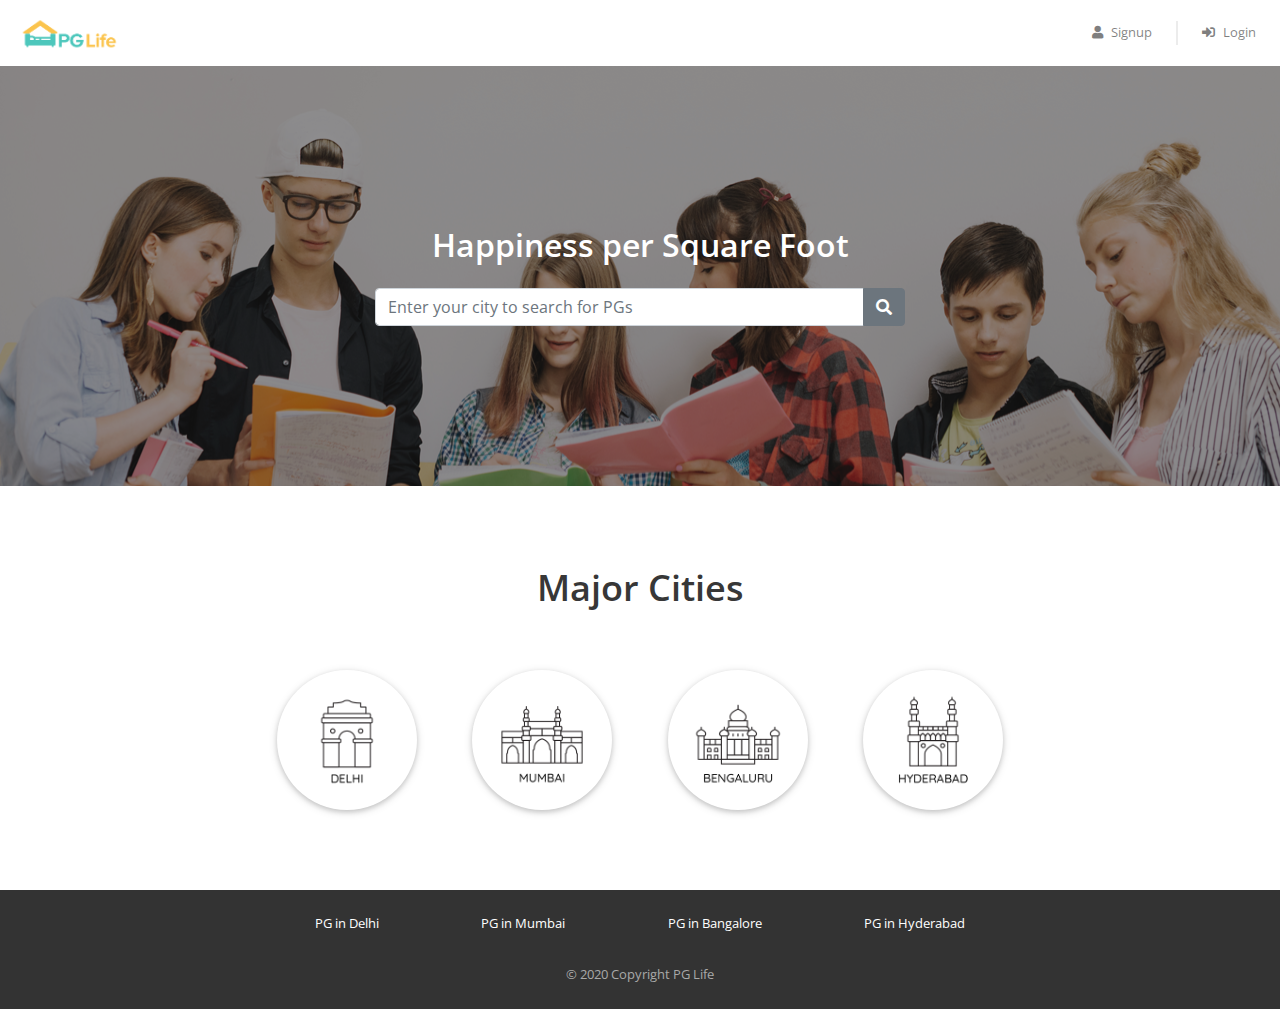
<file: index.html>
<!DOCTYPE html>
<html lang="en">

<head>
    <meta name="viewport" content="width=device-width, initial-scale=1">
    <title>Welcome | PG Life</title>

    <link href="css/bootstrap.min.css" rel="stylesheet" />
    <link href="https://use.fontawesome.com/releases/v5.11.2/css/all.css" rel="stylesheet" />
    <link href="https://fonts.googleapis.com/css2?family=Open+Sans:ital,wght@0,300;0,400;0,600;0,700;0,800;1,300;1,400;1,600;1,700;1,800&display=swap" rel="stylesheet" />
    <link href="css/common.css" rel="stylesheet" />
    <link href="css/home.css" rel="stylesheet" />
</head>

<body>
    <div class="header sticky-top">
        <nav class="navbar navbar-expand-md navbar-light">
            <a class="navbar-brand" href="index.html">
                <img src="img/logo.png" />
            </a>
            <button class="navbar-toggler" type="button" data-toggle="collapse" data-target="#my-navbar">
                <span class="navbar-toggler-icon"></span>
            </button>

            <div class="collapse navbar-collapse justify-content-end" id="my-navbar">
                <ul class="navbar-nav">
                    <li class="nav-item">
                        <a class="nav-link" href="#" data-toggle="modal" data-target="#signup-modal">
                            <i class="fas fa-user"></i>Signup
                        </a>
                    </li>
                    <div class="nav-vl"></div>
                    <li class="nav-item">
                        <a class="nav-link" href="#" data-toggle="modal" data-target="#login-modal">
                            <i class="fas fa-sign-in-alt"></i>Login
                        </a>
                    </li>
                </ul>
            </div>
        </nav>
    </div>

    <div id="loading">
    </div>

    <div class="banner-container">
        <h2 class="white pb-3">Happiness per Square Foot</h2>

        <form id="search-form">
            <div class="input-group city-search">
                <input type="text" class="form-control input-city" id='city' name='city' placeholder="Enter your city to search for PGs" />
                <div class="input-group-append">
                    <button type="submit" class="btn btn-secondary">
                        <i class="fa fa-search"></i>
                    </button>
                </div>
            </div>
        </form>
    </div>

    <div class="page-container">
        <h1 class="city-heading">
            Major Cities
        </h1>
        <div class="row">
            <div class="city-card-container col-md">
                <a href="property_list.html">
                    <div class="city-card rounded-circle">
                        <img src="img/delhi.png" class="city-img" />
                    </div>
                </a>
            </div>

            <div class="city-card-container col-md">
                <a href="property_list.html">
                    <div class="city-card rounded-circle">
                        <img src="img/mumbai.png" class="city-img" />
                    </div>
                </a>
            </div>

            <div class="city-card-container col-md">
                <a href="property_list.html">
                    <div class="city-card rounded-circle">
                        <img src="img/bangalore.png" class="city-img" />
                    </div>
                </a>
            </div>

            <div class="city-card-container col-md">
                <a href="property_list.html">
                    <div class="city-card rounded-circle">
                        <img src="img/hyderabad.png" class="city-img" />
                    </div>
                </a>
            </div>
        </div>
    </div>

    <div class="modal fade" id="signup-modal" tabindex="-1" role="dialog" aria-labelledby="signup-heading" aria-hidden="true">
        <div class="modal-dialog" role="document">
            <div class="modal-content">
                <div class="modal-header">
                    <h5 class="modal-title" id="signup-heading">Signup with PGLife</h5>
                    <button type="button" class="close" data-dismiss="modal" aria-label="Close">
                        <span aria-hidden="true">&times;</span>
                    </button>
                </div>

                <div class="modal-body">
                    <form id="signup-form" class="form" role="form">
                        <div class="input-group form-group">
                            <div class="input-group-prepend">
                                <span class="input-group-text">
                                    <i class="fas fa-user"></i>
                                </span>
                            </div>
                            <input type="text" class="form-control" name="full_name" placeholder="Full Name" maxlength="30" required>
                        </div>

                        <div class="input-group form-group">
                            <div class="input-group-prepend">
                                <span class="input-group-text">
                                    <i class="fas fa-phone-alt"></i>
                                </span>
                            </div>
                            <input type="text" class="form-control" name="phone" placeholder="Phone Number" maxlength="10" minlength="10" required>
                        </div>

                        <div class="input-group form-group">
                            <div class="input-group-prepend">
                                <span class="input-group-text">
                                    <i class="fas fa-envelope"></i>
                                </span>
                            </div>
                            <input type="email" class="form-control" name="email" placeholder="Email" required>
                        </div>

                        <div class="input-group form-group">
                            <div class="input-group-prepend">
                                <span class="input-group-text">
                                    <i class="fas fa-lock"></i>
                                </span>
                            </div>
                            <input type="password" class="form-control" name="password" placeholder="Password" minlength="6" required>
                        </div>

                        <div class="input-group form-group">
                            <div class="input-group-prepend">
                                <span class="input-group-text">
                                    <i class="fas fa-university"></i>
                                </span>
                            </div>
                            <input type="text" class="form-control" name="college_name" placeholder="College Name" maxlength="150" required>
                        </div>

                        <div class="form-group">
                            <span>I'm a</span>
                            <input type="radio" class="ml-3" id="gender-male" name="gender" value="male" /> Male
                            <label for="gender-male">
                            </label>
                            <input type="radio" class="ml-3" id="gender-female" name="gender" value="female" />
                            <label for="gender-female">
                                Female
                            </label>
                        </div>

                        <div class="form-group">
                            <button type="submit" class="btn btn-block btn-primary">Create Account</button>
                        </div>
                    </form>
                </div>

                <div class="modal-footer">
                    <span>Already have an account?
                        <a href="#" data-dismiss="modal" data-toggle="modal" data-target="#login-modal">Login</a>
                    </span>
                </div>
            </div>
        </div>
    </div>

    <div class="modal fade" id="login-modal" tabindex="-1" role="dialog" aria-labelledby="login-heading" aria-hidden="true">
        <div class="modal-dialog modal-dialog-centered" role="document">
            <div class="modal-content">
                <div class="modal-header">
                    <h5 class="modal-title" id="login-heading">Login with PGLife</h5>
                    <button type="button" class="close" data-dismiss="modal" aria-label="Close">
                        <span aria-hidden="true">&times;</span>
                    </button>
                </div>

                <div class="modal-body">
                    <form id="login-form" class="form" role="form">
                        <div class="input-group form-group">
                            <div class="input-group-prepend">
                                <span class="input-group-text">
                                    <i class="fas fa-user"></i>
                                </span>
                            </div>
                            <input type="email" class="form-control" name="email" placeholder="Email" required>
                        </div>

                        <div class="input-group form-group">
                            <div class="input-group-prepend">
                                <span class="input-group-text">
                                    <i class="fas fa-lock"></i>
                                </span>
                            </div>
                            <input type="password" class="form-control" name="password" placeholder="Password" minlength="6" required>
                        </div>

                        <div class="form-group">
                            <button type="submit" class="btn btn-block btn-primary">Login</button>
                        </div>
                    </form>
                </div>

                <div class="modal-footer">
                    <span>
                        <a href="#" data-dismiss="modal" data-toggle="modal" data-target="#signup-modal">Click here</a>
                        to register a new account
                    </span>
                </div>
            </div>
        </div>
    </div>

    <div class="footer">
        <div class="page-container footer-container">
            <div class="footer-cities">
                <div class="footer-city">
                    <a href="property_list.html">PG in Delhi</a>
                </div>
                <div class="footer-city">
                    <a href="property_list.html">PG in Mumbai</a>
                </div>
                <div class="footer-city">
                    <a href="property_list.html">PG in Bangalore</a>
                </div>
                <div class="footer-city">
                    <a href="property_list.html">PG in Hyderabad</a>
                </div>
            </div>
            <div class="footer-copyright">© 2020 Copyright PG Life </div>
        </div>
    </div>

    <script type="text/javascript" src="js/jquery.js"></script>
    <script type="text/javascript" src="js/bootstrap.min.js"></script>
</body>

</html>
</file>
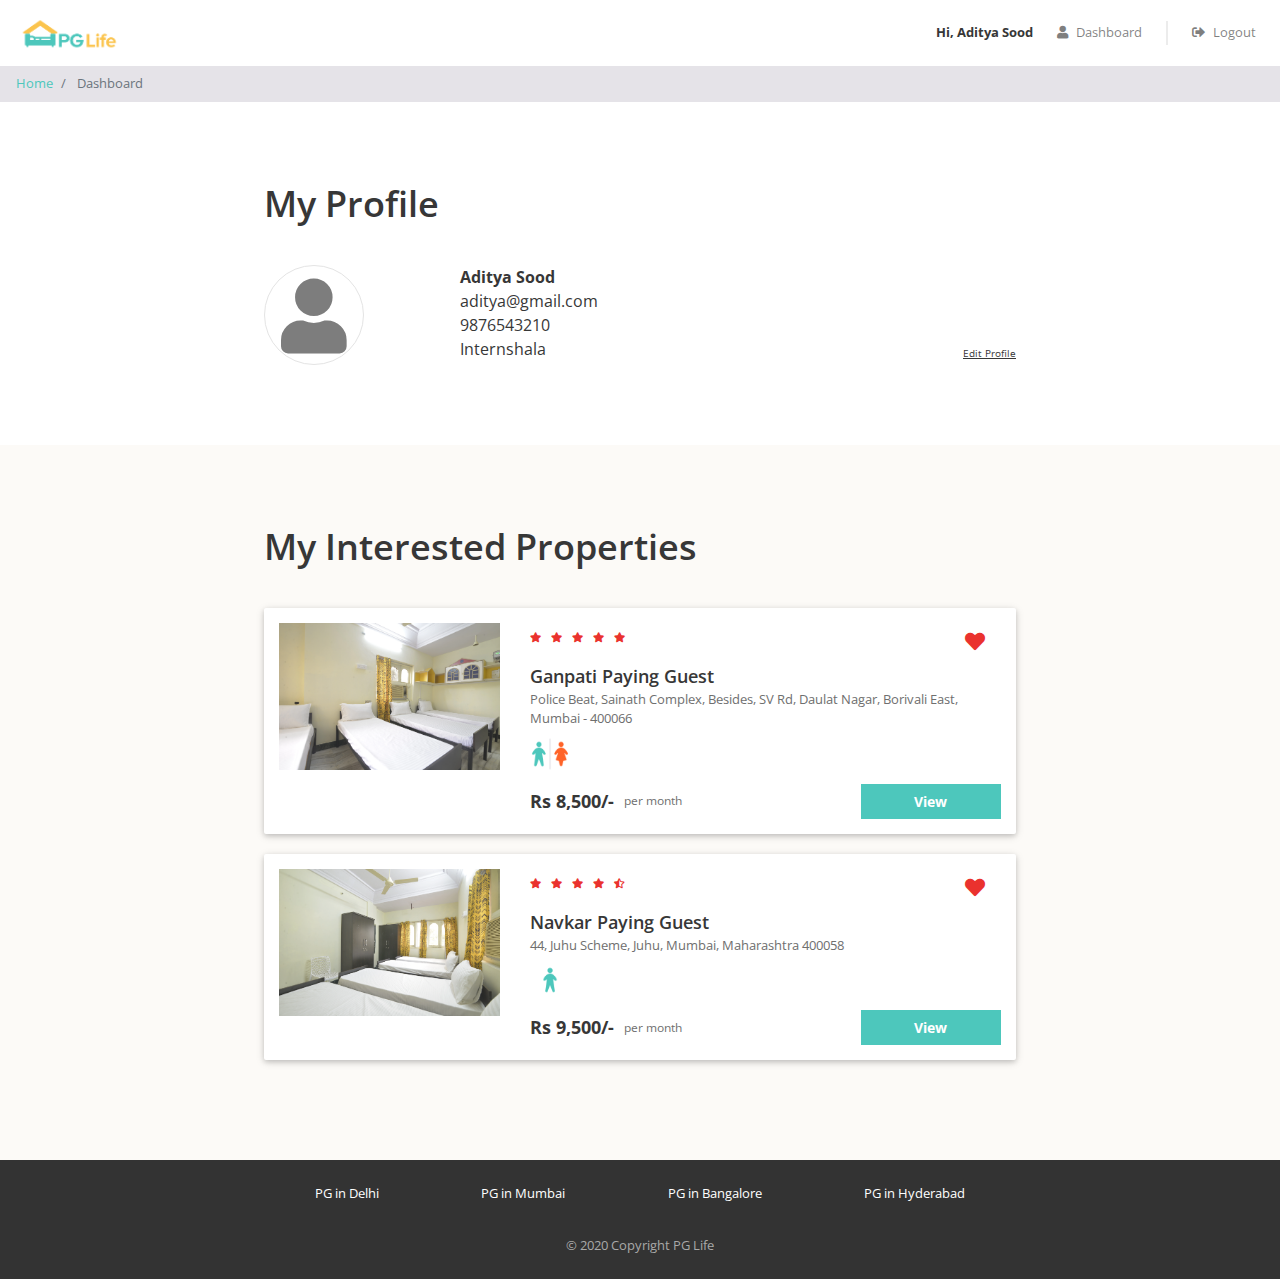
<file: dashboard.html>
<!DOCTYPE html>
<html lang="en">

<head>
    <meta name="viewport" content="width=device-width, initial-scale=1">
    <title>Dashboard | PG Life</title>

    <link href="css/bootstrap.min.css" rel="stylesheet" />
    <link href="https://use.fontawesome.com/releases/v5.11.2/css/all.css" rel="stylesheet" />
    <link href="https://fonts.googleapis.com/css2?family=Open+Sans:ital,wght@0,300;0,400;0,600;0,700;0,800;1,300;1,400;1,600;1,700;1,800&display=swap" rel="stylesheet" />
    <link href="css/common.css" rel="stylesheet" />
    <link href="css/dashboard.css" rel="stylesheet" />
</head>

<body>
<div class="header sticky-top">
        <nav class="navbar navbar-expand-md navbar-light">
            <a class="navbar-brand" href="index.html">
                <img src="img/logo.png" />
            </a>
            <button class="navbar-toggler" type="button" data-toggle="collapse" data-target="#my-navbar">
                <span class="navbar-toggler-icon"></span>
            </button>

            <div class="collapse navbar-collapse justify-content-end" id="my-navbar">
                <ul class="navbar-nav">
                    <div class='nav-name'>
                        Hi, Aditya Sood
                    </div>
                    <li class="nav-item">
                        <a class="nav-link" href="dashboard.html">
                            <i class="fas fa-user"></i>Dashboard
                        </a>
                    </li>
                    <div class="nav-vl"></div>
                    <li class="nav-item">
                        <a class="nav-link" href="#">
                            <i class="fas fa-sign-out-alt"></i>Logout
                        </a>
                    </li>
                </ul>
            </div>
        </nav>
    </div>

    <div id="loading">
    </div>

    <nav aria-label="breadcrumb">
        <ol class="breadcrumb py-2">
            <li class="breadcrumb-item">
                <a href="index.html">Home</a>
            </li>
            <li class="breadcrumb-item active" aria-current="page">
                Dashboard
            </li>
        </ol>
    </nav>

    <div class="my-profile page-container">
        <h1>My Profile</h1>
        <div class="row">
            <div class="col-md-3 profile-img-container">
                <i class="fas fa-user profile-img"></i>
            </div>
            <div class="col-md-9">
                <div class="row no-gutters justify-content-between align-items-end">
                    <div class="profile">
                        <div class="name">Aditya Sood</div>
                        <div class="email">aditya@gmail.com</div>
                        <div class="phone">9876543210</div>
                        <div class="college">Internshala</div>
                    </div>
                    <div class="edit">
                        <div class="edit-profile">Edit Profile</div>
                    </div>
                </div>
            </div>
        </div>
    </div>

    <div class="my-interested-properties">
        <div class="page-container">
            <h1>My Interested Properties</h1>

            <div class="property-card property-id-1 row">
                <div class="image-container col-md-4">
                    <img src="img/properties/1/eace7b9114fd6046.jpg" />
                </div>
                <div class="content-container col-md-8">
                    <div class="row no-gutters justify-content-between">
                        <div class="star-container" title="4.8">
                            <i class="fas fa-star"></i>
                            <i class="fas fa-star"></i>
                            <i class="fas fa-star"></i>
                            <i class="fas fa-star"></i>
                            <i class="fas fa-star"></i>
                        </div>
                        <div class="interested-container">
                            <i class="is-interested-image fas fa-heart" property_id="1"></i>
                        </div>
                    </div>
                    <div class="detail-container">
                        <div class="property-name">Ganpati Paying Guest</div>
                        <div class="property-address">Police Beat, Sainath Complex, Besides, SV Rd, Daulat Nagar, Borivali East, Mumbai - 400066</div>
                        <div class="property-gender">
                            <img src="img/unisex.png">
                        </div>
                    </div>
                    <div class="row no-gutters">
                        <div class="rent-container col-6">
                            <div class="rent">Rs 8,500/-</div>
                            <div class="rent-unit">per month</div>
                        </div>
                        <div class="button-container col-6">
                            <a href="property_detail.html" class="btn btn-primary">View</a>
                        </div>
                    </div>
                </div>
            </div>

            <div class="property-card property-id-2 row">
                <div class="image-container col-md-4">
                    <img src="img/properties/1/1d4f0757fdb86d5f.jpg" />
                </div>
                <div class="content-container col-md-8">
                    <div class="row no-gutters justify-content-between">
                        <div class="star-container" title="4.5">
                            <i class="fas fa-star"></i>
                            <i class="fas fa-star"></i>
                            <i class="fas fa-star"></i>
                            <i class="fas fa-star"></i>
                            <i class="fas fa-star-half-alt"></i>
                        </div>
                        <div class="interested-container">
                            <i class="is-interested-image fas fa-heart" property_id="2"></i>
                        </div>
                    </div>
                    <div class="detail-container">
                        <div class="property-name">Navkar Paying Guest</div>
                        <div class="property-address">44, Juhu Scheme, Juhu, Mumbai, Maharashtra 400058</div>
                        <div class="property-gender">
                            <img src="img/male.png">
                        </div>
                    </div>
                    <div class="row no-gutters">
                        <div class="rent-container col-6">
                            <div class="rent">Rs 9,500/-</div>
                            <div class="rent-unit">per month</div>
                        </div>
                        <div class="button-container col-6">
                            <a href="property_detail.html" class="btn btn-primary">View</a>
                        </div>
                    </div>
                </div>
            </div>


        </div>
    </div>

    <div class="footer">
        <div class="page-container footer-container">
            <div class="footer-cities">
                <div class="footer-city">
                    <a href="property_list.html">PG in Delhi</a>
                </div>
                <div class="footer-city">
                    <a href="property_list.html">PG in Mumbai</a>
                </div>
                <div class="footer-city">
                    <a href="property_list.html">PG in Bangalore</a>
                </div>
                <div class="footer-city">
                    <a href="property_list.html">PG in Hyderabad</a>
                </div>
            </div>
            <div class="footer-copyright">© 2020 Copyright PG Life </div>
        </div>
    </div>

    <script type="text/javascript" src="js/jquery.js"></script>
    <script type="text/javascript" src="js/bootstrap.min.js"></script>
</body>

</html>
</file>
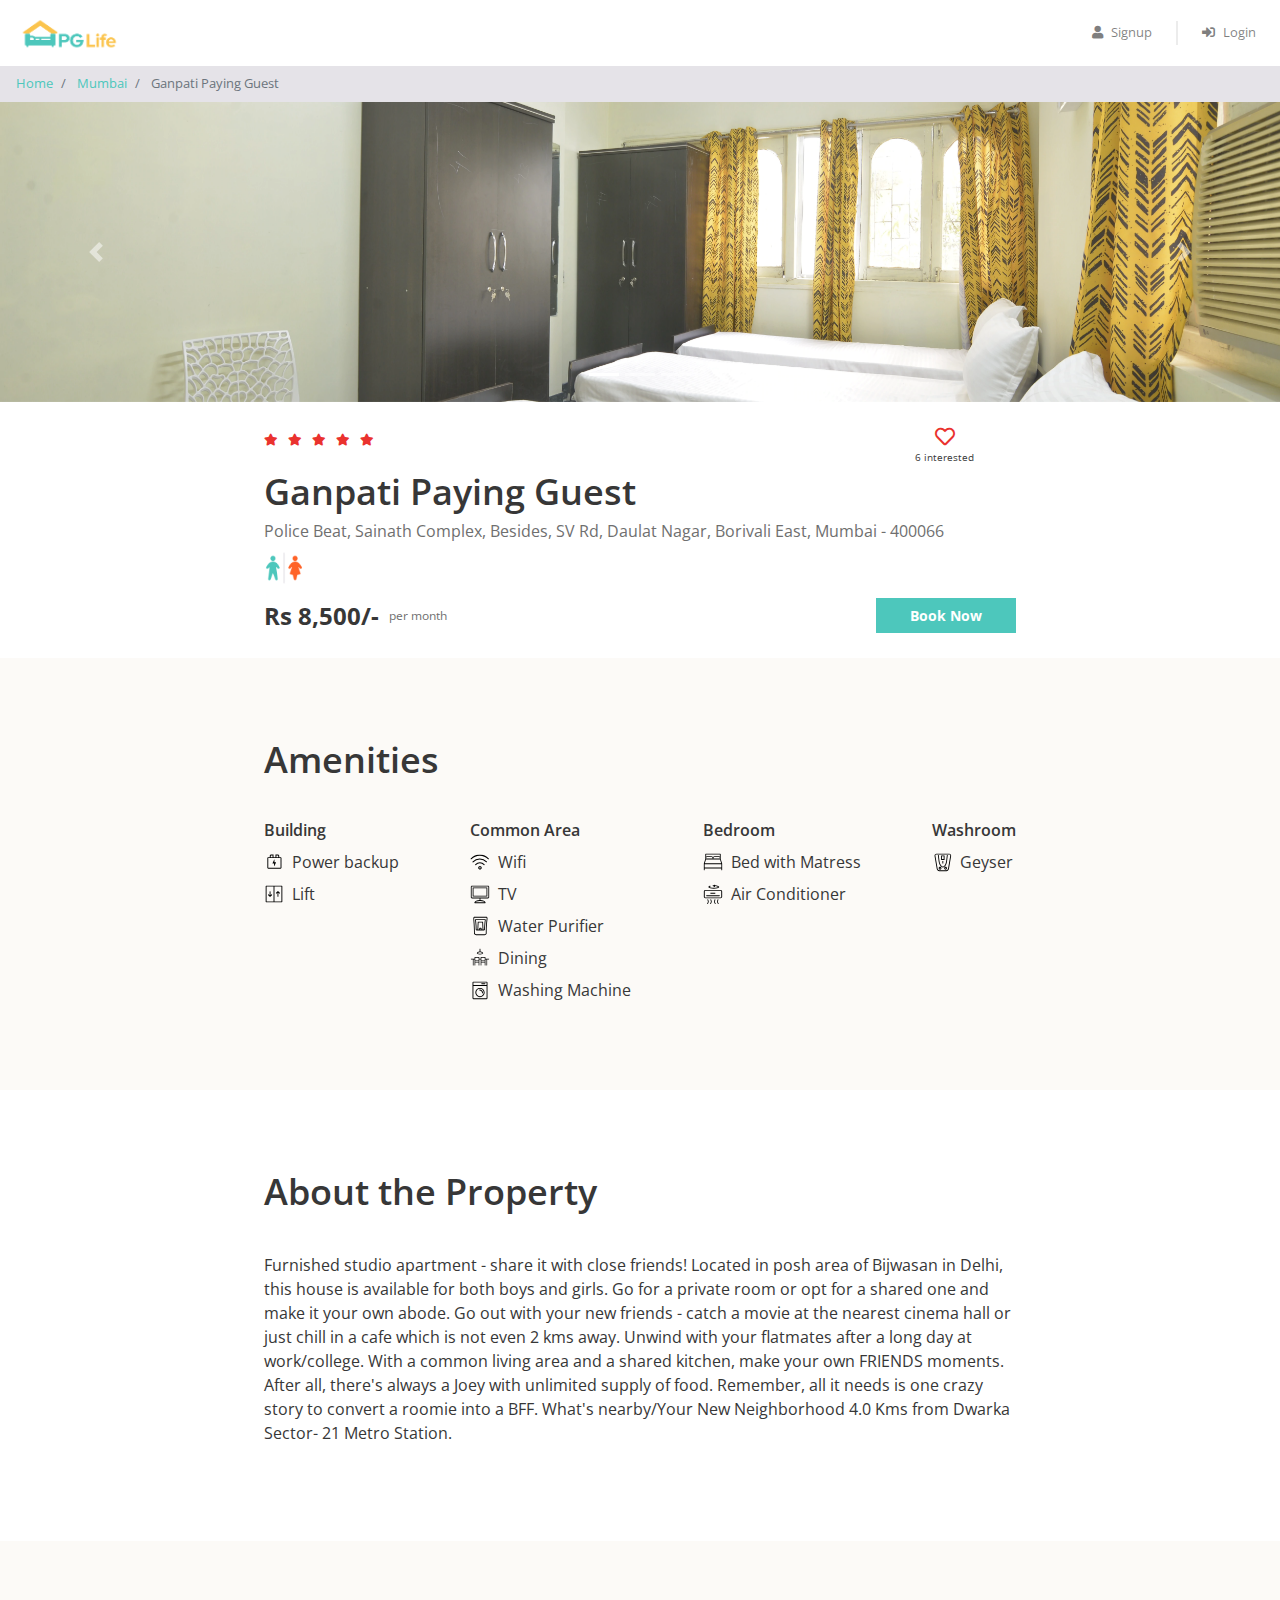
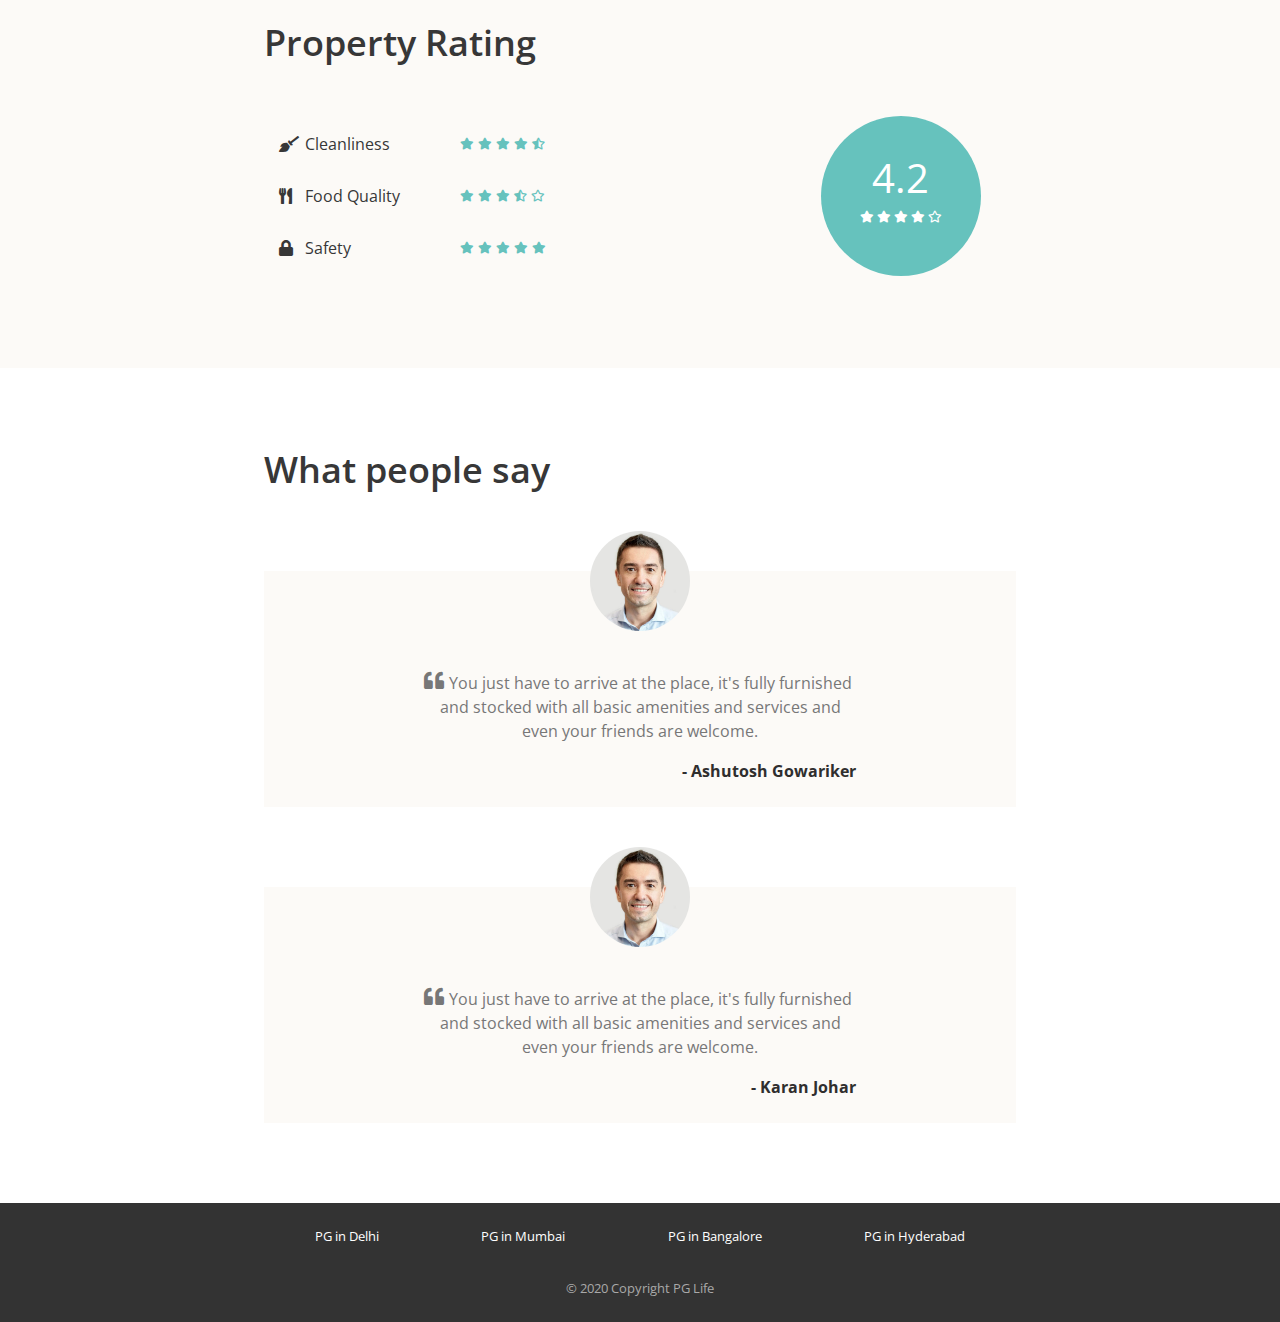
<file: property_detail.html>
<!DOCTYPE html>
<html lang="en">

<head>
    <meta name="viewport" content="width=device-width, initial-scale=1">
    <title>Ganpati Paying Guest | PG Life</title>

    <link href="css/bootstrap.min.css" rel="stylesheet" />
    <link href="https://use.fontawesome.com/releases/v5.11.2/css/all.css" rel="stylesheet" />
    <link href="https://fonts.googleapis.com/css2?family=Open+Sans:ital,wght@0,300;0,400;0,600;0,700;0,800;1,300;1,400;1,600;1,700;1,800&display=swap" rel="stylesheet" />
    <link href="css/common.css" rel="stylesheet" />
    <link href="css/property_detail.css" rel="stylesheet" />
</head>

<body>
    <div class="header sticky-top">
        <nav class="navbar navbar-expand-md navbar-light">
            <a class="navbar-brand" href="index.html">
                <img src="img/logo.png" />
            </a>
            <button class="navbar-toggler" type="button" data-toggle="collapse" data-target="#my-navbar">
                <span class="navbar-toggler-icon"></span>
            </button>

            <div class="collapse navbar-collapse justify-content-end" id="my-navbar">
                <ul class="navbar-nav">
                    <li class="nav-item">
                        <a class="nav-link" href="#" data-toggle="modal" data-target="#signup-modal">
                            <i class="fas fa-user"></i>Signup
                        </a>
                    </li>
                    <div class="nav-vl"></div>
                    <li class="nav-item">
                        <a class="nav-link" href="#" data-toggle="modal" data-target="#login-modal">
                            <i class="fas fa-sign-in-alt"></i>Login
                        </a>
                    </li>
                </ul>
            </div>
        </nav>
    </div>

    <div id="loading">
    </div>

    <nav aria-label="breadcrumb">
        <ol class="breadcrumb py-2">
            <li class="breadcrumb-item">
                <a href="index.html">Home</a>
            </li>
            <li class="breadcrumb-item">
                <a href="property_list.html">Mumbai</a>
            </li>
            <li class="breadcrumb-item active" aria-current="page">
                Ganpati Paying Guest
            </li>
        </ol>
    </nav>

    <div id="property-images" class="carousel slide" data-ride="carousel">
        <ol class="carousel-indicators">
            <li data-target="#property-images" data-slide-to="0" class="active"></li>
            <li data-target="#property-images" data-slide-to="1" class=""></li>
            <li data-target="#property-images" data-slide-to="2" class=""></li>
        </ol>
        <div class="carousel-inner">
            <div class="carousel-item active">
                <img class="d-block w-100" src="img/properties/1/1d4f0757fdb86d5f.jpg" alt="slide">
            </div>
            <div class="carousel-item">
                <img class="d-block w-100" src="img/properties/1/46ebbb537aa9fb0a.jpg" alt="slide">
            </div>
            <div class="carousel-item">
                <img class="d-block w-100" src="img/properties/1/eace7b9114fd6046.jpg" alt="slide">
            </div>
        </div>
        <a class="carousel-control-prev" href="#property-images" role="button" data-slide="prev">
            <span class="carousel-control-prev-icon" aria-hidden="true"></span>
            <span class="sr-only">Previous</span>
        </a>
        <a class="carousel-control-next" href="#property-images" role="button" data-slide="next">
            <span class="carousel-control-next-icon" aria-hidden="true"></span>
            <span class="sr-only">Next</span>
        </a>
    </div>

    <div class="property-summary page-container">
        <div class="row no-gutters justify-content-between">
            <div class="star-container" title="4.8">
                <i class="fas fa-star"></i>
                <i class="fas fa-star"></i>
                <i class="fas fa-star"></i>
                <i class="fas fa-star"></i>
                <i class="fas fa-star"></i>
            </div>
            <div class="interested-container">
                <i class="is-interested-image far fa-heart"></i>
                <div class="interested-text">
                    <span class="interested-user-count">6</span> interested
                </div>
            </div>
        </div>
        <div class="detail-container">
            <div class="property-name">Ganpati Paying Guest</div>
            <div class="property-address">Police Beat, Sainath Complex, Besides, SV Rd, Daulat Nagar, Borivali East, Mumbai - 400066</div>
            <div class="property-gender">
                <img src="img/unisex.png" />
            </div>
        </div>
        <div class="row no-gutters">
            <div class="rent-container col-6">
                <div class="rent">Rs 8,500/-</div>
                <div class="rent-unit">per month</div>
            </div>
            <div class="button-container col-6">
                <a href="#" class="btn btn-primary">Book Now</a>
            </div>
        </div>
    </div>

    <div class="property-amenities">
        <div class="page-container">
            <h1>Amenities</h1>
            <div class="row justify-content-between">
                <div class="col-md-auto">
                    <h5>Building</h5>
                    <div class="amenity-container">
                        <img src="img/amenities/powerbackup.svg">
                        <span>Power backup</span>
                    </div>
                    <div class="amenity-container">
                        <img src="img/amenities/lift.svg">
                        <span>Lift</span>
                    </div>
                </div>

                <div class="col-md-auto">
                    <h5>Common Area</h5>
                    <div class="amenity-container">
                        <img src="img/amenities/wifi.svg">
                        <span>Wifi</span>
                    </div>
                    <div class="amenity-container">
                        <img src="img/amenities/tv.svg">
                        <span>TV</span>
                    </div>
                    <div class="amenity-container">
                        <img src="img/amenities/rowater.svg">
                        <span>Water Purifier</span>
                    </div>
                    <div class="amenity-container">
                        <img src="img/amenities/dining.svg">
                        <span>Dining</span>
                    </div>
                    <div class="amenity-container">
                        <img src="img/amenities/washingmachine.svg">
                        <span>Washing Machine</span>
                    </div>
                </div>

                <div class="col-md-auto">
                    <h5>Bedroom</h5>
                    <div class="amenity-container">
                        <img src="img/amenities/bed.svg">
                        <span>Bed with Matress</span>
                    </div>
                    <div class="amenity-container">
                        <img src="img/amenities/ac.svg">
                        <span>Air Conditioner</span>
                    </div>
                </div>

                <div class="col-md-auto">
                    <h5>Washroom</h5>
                    <div class="amenity-container">
                        <img src="img/amenities/geyser.svg">
                        <span>Geyser</span>
                    </div>
                </div>
            </div>
        </div>
    </div>

    <div class="property-about page-container">
        <h1>About the Property</h1>
        <p>Furnished studio apartment - share it with close friends! Located in posh area of Bijwasan in Delhi, this house is available for both boys and girls. Go for a private room or opt for a shared one and make it your own abode. Go out with your new friends - catch a movie at the nearest cinema hall or just chill in a cafe which is not even 2 kms away. Unwind with your flatmates after a long day at work/college. With a common living area and a shared kitchen, make your own FRIENDS moments. After all, there's always a Joey with unlimited supply of food. Remember, all it needs is one crazy story to convert a roomie into a BFF. What's nearby/Your New Neighborhood 4.0 Kms from Dwarka Sector- 21 Metro Station.</p>
    </div>

    <div class="property-rating">
        <div class="page-container">
            <h1>Property Rating</h1>
            <div class="row align-items-center justify-content-between">
                <div class="col-md-6">
                    <div class="rating-criteria row">
                        <div class="col-6">
                            <i class="rating-criteria-icon fas fa-broom"></i>
                            <span class="rating-criteria-text">Cleanliness</span>
                        </div>
                        <div class="rating-criteria-star-container col-6" title="4.3">
                            <i class="fas fa-star"></i>
                            <i class="fas fa-star"></i>
                            <i class="fas fa-star"></i>
                            <i class="fas fa-star"></i>
                            <i class="fas fa-star-half-alt"></i>
                        </div>
                    </div>

                    <div class="rating-criteria row">
                        <div class="col-6">
                            <i class="rating-criteria-icon fas fa-utensils"></i>
                            <span class="rating-criteria-text">Food Quality</span>
                        </div>
                        <div class="rating-criteria-star-container col-6" title="3.4">
                            <i class="fas fa-star"></i>
                            <i class="fas fa-star"></i>
                            <i class="fas fa-star"></i>
                            <i class="fas fa-star-half-alt"></i>
                            <i class="far fa-star"></i>
                        </div>
                    </div>

                    <div class="rating-criteria row">
                        <div class="col-6">
                            <i class="rating-criteria-icon fa fa-lock"></i>
                            <span class="rating-criteria-text">Safety</span>
                        </div>
                        <div class="rating-criteria-star-container col-6" title="4.8">
                            <i class="fas fa-star"></i>
                            <i class="fas fa-star"></i>
                            <i class="fas fa-star"></i>
                            <i class="fas fa-star"></i>
                            <i class="fas fa-star"></i>
                        </div>
                    </div>
                </div>

                <div class="col-md-4">
                    <div class="rating-circle">
                        <div class="total-rating">4.2</div>
                        <div class="rating-circle-star-container">
                            <i class="fas fa-star"></i>
                            <i class="fas fa-star"></i>
                            <i class="fas fa-star"></i>
                            <i class="fas fa-star"></i>
                            <i class="far fa-star"></i>
                        </div>
                    </div>
                </div>
            </div>
        </div>
    </div>

    <div class="property-testimonials page-container">
        <h1>What people say</h1>
        <div class="testimonial-block">
            <div class="testimonial-image-container">
                <img class="testimonial-img" src="img/man.png">
            </div>
            <div class="testimonial-text">
                <i class="fa fa-quote-left" aria-hidden="true"></i>
                <p>You just have to arrive at the place, it's fully furnished and stocked with all basic amenities and services and even your friends are welcome.</p>
            </div>
            <div class="testimonial-name">- Ashutosh Gowariker</div>
        </div>
        <div class="testimonial-block">
            <div class="testimonial-image-container">
                <img class="testimonial-img" src="img/man.png">
            </div>
            <div class="testimonial-text">
                <i class="fa fa-quote-left" aria-hidden="true"></i>
                <p>You just have to arrive at the place, it's fully furnished and stocked with all basic amenities and services and even your friends are welcome.</p>
            </div>
            <div class="testimonial-name">- Karan Johar</div>
        </div>
    </div>

    <div class="modal fade" id="signup-modal" tabindex="-1" role="dialog" aria-labelledby="signup-heading" aria-hidden="true">
        <div class="modal-dialog" role="document">
            <div class="modal-content">
                <div class="modal-header">
                    <h5 class="modal-title" id="signup-heading">Signup with PGLife</h5>
                    <button type="button" class="close" data-dismiss="modal" aria-label="Close">
                        <span aria-hidden="true">&times;</span>
                    </button>
                </div>

                <div class="modal-body">
                    <form id="signup-form" class="form" role="form">
                        <div class="input-group form-group">
                            <div class="input-group-prepend">
                                <span class="input-group-text">
                                    <i class="fas fa-user"></i>
                                </span>
                            </div>
                            <input type="text" class="form-control" name="full_name" placeholder="Full Name" maxlength="30" required>
                        </div>

                        <div class="input-group form-group">
                            <div class="input-group-prepend">
                                <span class="input-group-text">
                                    <i class="fas fa-phone-alt"></i>
                                </span>
                            </div>
                            <input type="text" class="form-control" name="phone" placeholder="Phone Number" maxlength="10" minlength="10" required>
                        </div>

                        <div class="input-group form-group">
                            <div class="input-group-prepend">
                                <span class="input-group-text">
                                    <i class="fas fa-envelope"></i>
                                </span>
                            </div>
                            <input type="email" class="form-control" name="email" placeholder="Email" required>
                        </div>

                        <div class="input-group form-group">
                            <div class="input-group-prepend">
                                <span class="input-group-text">
                                    <i class="fas fa-lock"></i>
                                </span>
                            </div>
                            <input type="password" class="form-control" name="password" placeholder="Password" minlength="6" required>
                        </div>

                        <div class="input-group form-group">
                            <div class="input-group-prepend">
                                <span class="input-group-text">
                                    <i class="fas fa-university"></i>
                                </span>
                            </div>
                            <input type="text" class="form-control" name="college_name" placeholder="College Name" maxlength="150" required>
                        </div>

                        <div class="form-group">
                            <span>I'm a</span>
                            <input type="radio" class="ml-3" id="gender-male" name="gender" value="male" /> Male
                            <label for="gender-male">
                            </label>
                            <input type="radio" class="ml-3" id="gender-female" name="gender" value="female" />
                            <label for="gender-female">
                                Female
                            </label>
                        </div>

                        <div class="form-group">
                            <button type="submit" class="btn btn-block btn-primary">Create Account</button>
                        </div>
                    </form>
                </div>

                <div class="modal-footer">
                    <span>Already have an account?
                        <a href="#" data-dismiss="modal" data-toggle="modal" data-target="#login-modal">Login</a>
                    </span>
                </div>
            </div>
        </div>
    </div>

    <div class="modal fade" id="login-modal" tabindex="-1" role="dialog" aria-labelledby="login-heading" aria-hidden="true">
        <div class="modal-dialog modal-dialog-centered" role="document">
            <div class="modal-content">
                <div class="modal-header">
                    <h5 class="modal-title" id="login-heading">Login with PGLife</h5>
                    <button type="button" class="close" data-dismiss="modal" aria-label="Close">
                        <span aria-hidden="true">&times;</span>
                    </button>
                </div>

                <div class="modal-body">
                    <form id="login-form" class="form" role="form">
                        <div class="input-group form-group">
                            <div class="input-group-prepend">
                                <span class="input-group-text">
                                    <i class="fas fa-user"></i>
                                </span>
                            </div>
                            <input type="email" class="form-control" name="email" placeholder="Email" required>
                        </div>

                        <div class="input-group form-group">
                            <div class="input-group-prepend">
                                <span class="input-group-text">
                                    <i class="fas fa-lock"></i>
                                </span>
                            </div>
                            <input type="password" class="form-control" name="password" placeholder="Password" minlength="6" required>
                        </div>

                        <div class="form-group">
                            <button type="submit" class="btn btn-block btn-primary">Login</button>
                        </div>
                    </form>
                </div>

                <div class="modal-footer">
                    <span>
                        <a href="#" data-dismiss="modal" data-toggle="modal" data-target="#signup-modal">Click here</a>
                        to register a new account
                    </span>
                </div>
            </div>
        </div>
    </div>

    <div class="footer">
        <div class="page-container footer-container">
            <div class="footer-cities">
                <div class="footer-city">
                    <a href="property_list.html">PG in Delhi</a>
                </div>
                <div class="footer-city">
                    <a href="property_list.html">PG in Mumbai</a>
                </div>
                <div class="footer-city">
                    <a href="property_list.html">PG in Bangalore</a>
                </div>
                <div class="footer-city">
                    <a href="property_list.html">PG in Hyderabad</a>
                </div>
            </div>
            <div class="footer-copyright">© 2020 Copyright PG Life </div>
        </div>
    </div>

    <script type="text/javascript" src="js/jquery.js"></script>
    <script type="text/javascript" src="js/bootstrap.min.js"></script>
</body>

</html>
</file>
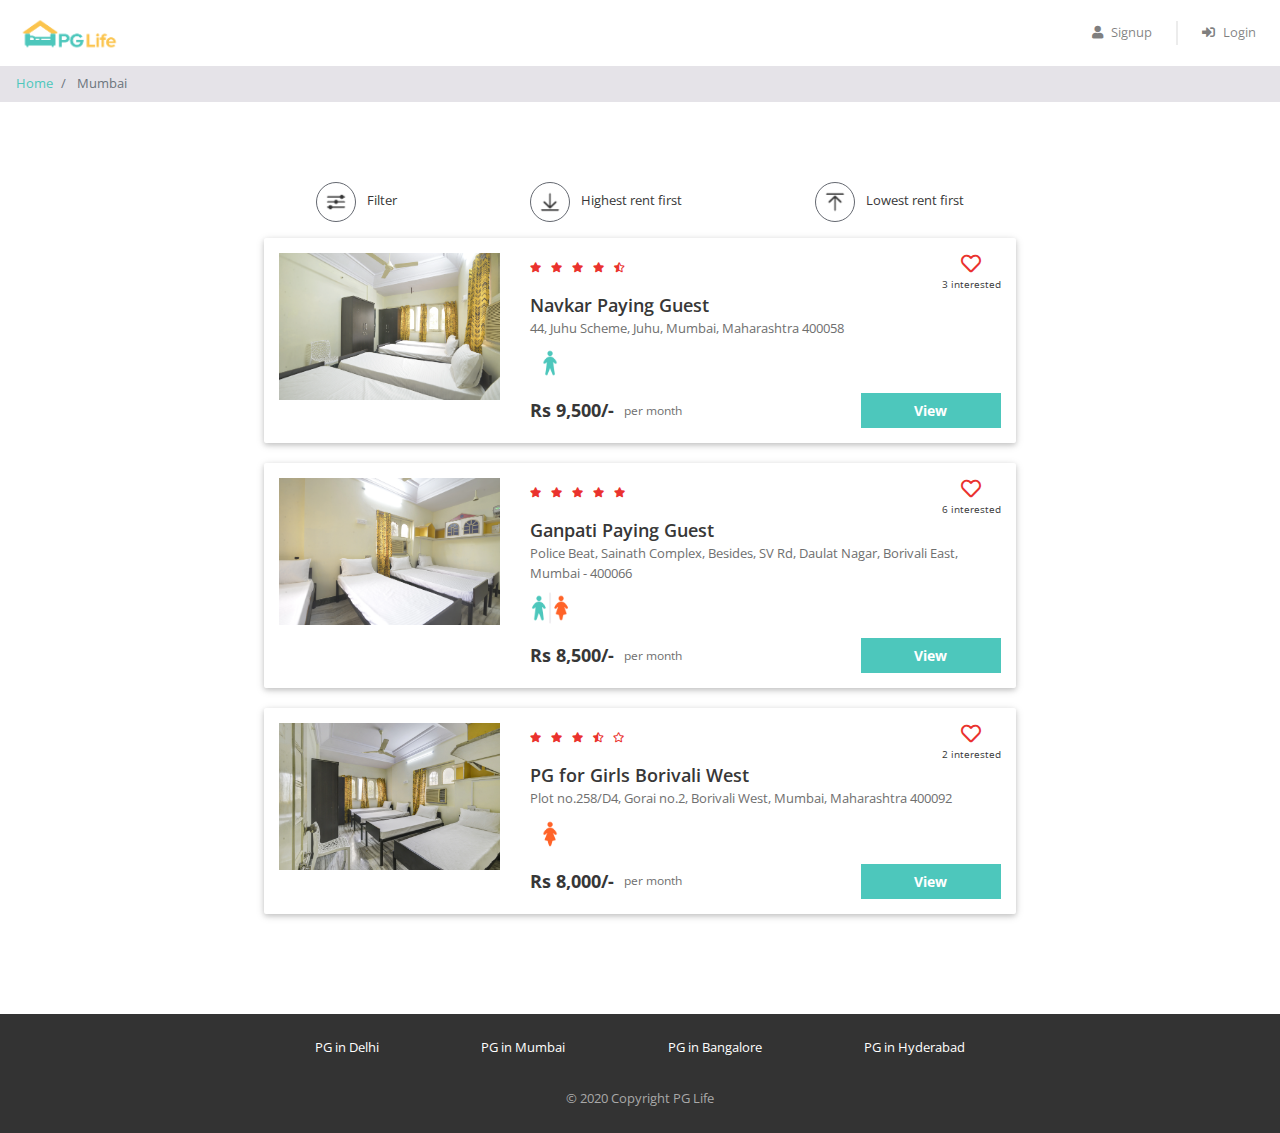
<file: property_list.html>
<!DOCTYPE html>
<html lang="en">

<head>
    <meta name="viewport" content="width=device-width, initial-scale=1">
    <title>Best PG's in Mumbai | PG Life</title>

    <link href="css/bootstrap.min.css" rel="stylesheet" />
    <link href="https://use.fontawesome.com/releases/v5.11.2/css/all.css" rel="stylesheet" />
    <link href="https://fonts.googleapis.com/css2?family=Open+Sans:ital,wght@0,300;0,400;0,600;0,700;0,800;1,300;1,400;1,600;1,700;1,800&display=swap" rel="stylesheet" />
    <link href="css/common.css" rel="stylesheet" />
    <link href="css/property_list.css" rel="stylesheet" />
</head>

<body>
    <div class="header sticky-top">
        <nav class="navbar navbar-expand-md navbar-light">
            <a class="navbar-brand" href="index.html">
                <img src="img/logo.png" />
            </a>
            <button class="navbar-toggler" type="button" data-toggle="collapse" data-target="#my-navbar">
                <span class="navbar-toggler-icon"></span>
            </button>

            <div class="collapse navbar-collapse justify-content-end" id="my-navbar">
                <ul class="navbar-nav">
                    <li class="nav-item">
                        <a class="nav-link" href="#" data-toggle="modal" data-target="#signup-modal">
                            <i class="fas fa-user"></i>Signup
                        </a>
                    </li>
                    <div class="nav-vl"></div>
                    <li class="nav-item">
                        <a class="nav-link" href="#" data-toggle="modal" data-target="#login-modal">
                            <i class="fas fa-sign-in-alt"></i>Login
                        </a>
                    </li>
                </ul>
            </div>
        </nav>
    </div>

    <div id="loading">
    </div>

    <nav aria-label="breadcrumb">
        <ol class="breadcrumb py-2">
            <li class="breadcrumb-item">
                <a href="index.html">Home</a>
            </li>
            <li class="breadcrumb-item active" aria-current="page">
                Mumbai
            </li>
        </ol>
    </nav>

    <div class="page-container">
        <div class="filter-bar row justify-content-around">
            <div class="col-auto" data-toggle="modal" data-target="#filter-modal">
                <img src="img/filter.png" alt="filter" />
                <span>Filter</span>
            </div>
            <div class="col-auto">
                <img src="img/desc.png" alt="sort-desc" />
                <span>Highest rent first</span>
            </div>
            <div class="col-auto">
                <img src="img/asc.png" alt="sort-asc" />
                <span>Lowest rent first</span>
            </div>
        </div>

        
        <div class="property-card row">
            <div class="image-container col-md-4">
                <img src="img/properties/1/1d4f0757fdb86d5f.jpg" />
            </div>
            <div class="content-container col-md-8">
                <div class="row no-gutters justify-content-between">
                    <div class="star-container" title="4.5">
                        <i class="fas fa-star"></i>
                        <i class="fas fa-star"></i>
                        <i class="fas fa-star"></i>
                        <i class="fas fa-star"></i>
                        <i class="fas fa-star-half-alt"></i>
                    </div>
                    <div class="interested-container">
                        <i class="far fa-heart"></i>
                        <div class="interested-text">3 interested</div>
                    </div>
                </div>
                <div class="detail-container">
                    <div class="property-name">Navkar Paying Guest</div>
                    <div class="property-address">44, Juhu Scheme, Juhu, Mumbai, Maharashtra 400058</div>
                    <div class="property-gender">
                        <img src="img/male.png" />
                    </div>
                </div>
                <div class="row no-gutters">
                    <div class="rent-container col-6">
                        <div class="rent">Rs 9,500/-</div>
                        <div class="rent-unit">per month</div>
                    </div>
                    <div class="button-container col-6">
                        <a href="property_detail.html" class="btn btn-primary">View</a>
                    </div>
                </div>
            </div>
        </div>

        <div class="property-card row">
            <div class="image-container col-md-4">
                <img src="img/properties/1/eace7b9114fd6046.jpg" />
            </div>
            <div class="content-container col-md-8">
                <div class="row no-gutters justify-content-between">
                    <div class="star-container" title="4.8">
                        <i class="fas fa-star"></i>
                        <i class="fas fa-star"></i>
                        <i class="fas fa-star"></i>
                        <i class="fas fa-star"></i>
                        <i class="fas fa-star"></i>
                    </div>
                    <div class="interested-container">
                        <i class="far fa-heart"></i>
                        <div class="interested-text">6 interested</div>
                    </div>
                </div>
                <div class="detail-container">
                    <div class="property-name">Ganpati Paying Guest</div>
                    <div class="property-address">Police Beat, Sainath Complex, Besides, SV Rd, Daulat Nagar, Borivali East, Mumbai - 400066</div>
                    <div class="property-gender">
                        <img src="img/unisex.png" />
                    </div>
                </div>
                <div class="row no-gutters">
                    <div class="rent-container col-6">
                        <div class="rent">Rs 8,500/-</div>
                        <div class="rent-unit">per month</div>
                    </div>
                    <div class="button-container col-6">
                        <a href="property_detail.html" class="btn btn-primary">View</a>
                    </div>
                </div>
            </div>
        </div>

        <div class="property-card row">
            <div class="image-container col-md-4">
                <img src="img/properties/1/46ebbb537aa9fb0a.jpg" />
            </div>
            <div class="content-container col-md-8">
                <div class="row no-gutters justify-content-between">
                    <div class="star-container" title="3.5">
                        <i class="fas fa-star"></i>
                        <i class="fas fa-star"></i>
                        <i class="fas fa-star"></i>
                        <i class="fas fa-star-half-alt"></i>
                        <i class="far fa-star"></i>
                    </div>
                    <div class="interested-container">
                        <i class="far fa-heart"></i>
                        <div class="interested-text">2 interested</div>
                    </div>
                </div>
                <div class="detail-container">
                    <div class="property-name">PG for Girls Borivali West</div>
                    <div class="property-address">Plot no.258/D4, Gorai no.2, Borivali West, Mumbai, Maharashtra 400092</div>
                    <div class="property-gender">
                        <img src="img/female.png" />
                    </div>
                </div>
                <div class="row no-gutters">
                    <div class="rent-container col-6">
                        <div class="rent">Rs 8,000/-</div>
                        <div class="rent-unit">per month</div>
                    </div>
                    <div class="button-container col-6">
                        <a href="property_detail.html" class="btn btn-primary">View</a>
                    </div>
                </div>
            </div>
        </div>
    </div>

    <div class="modal fade" id="filter-modal" tabindex="-1" role="dialog" aria-labelledby="filter-heading" aria-hidden="true">
        <div class="modal-dialog modal-dialog-centered" role="document">
            <div class="modal-content">
                <div class="modal-header">
                    <h3 class="modal-title" id="filter-heading">Filters</h3>
                    <button type="button" class="close" data-dismiss="modal" aria-label="Close">
                        <span aria-hidden="true">&times;</span>
                    </button>
                </div>

                <div class="modal-body">
                    <h5>Gender</h5>
                    <hr />
                    <div>
                        <button class="btn btn-outline-dark btn-active">
                            No Filter
                        </button>
                        <button class="btn btn-outline-dark">
                            <i class="fas fa-venus-mars"></i>Unisex
                        </button>
                        <button class="btn btn-outline-dark">
                            <i class="fas fa-mars"></i>Male
                        </button>
                        <button class="btn btn-outline-dark">
                            <i class="fas fa-venus"></i>Female
                        </button>
                    </div>
                </div>

                <div class="modal-footer">
                    <button data-dismiss="modal" class="btn btn-success">Okay</button>
                </div>
            </div>
        </div>
    </div>

    <div class="modal fade" id="signup-modal" tabindex="-1" role="dialog" aria-labelledby="signup-heading" aria-hidden="true">
        <div class="modal-dialog" role="document">
            <div class="modal-content">
                <div class="modal-header">
                    <h5 class="modal-title" id="signup-heading">Signup with PGLife</h5>
                    <button type="button" class="close" data-dismiss="modal" aria-label="Close">
                        <span aria-hidden="true">&times;</span>
                    </button>
                </div>

                <div class="modal-body">
                    <form id="signup-form" class="form" role="form">
                        <div class="input-group form-group">
                            <div class="input-group-prepend">
                                <span class="input-group-text">
                                    <i class="fas fa-user"></i>
                                </span>
                            </div>
                            <input type="text" class="form-control" name="full_name" placeholder="Full Name" maxlength="30" required>
                        </div>

                        <div class="input-group form-group">
                            <div class="input-group-prepend">
                                <span class="input-group-text">
                                    <i class="fas fa-phone-alt"></i>
                                </span>
                            </div>
                            <input type="text" class="form-control" name="phone" placeholder="Phone Number" maxlength="10" minlength="10" required>
                        </div>

                        <div class="input-group form-group">
                            <div class="input-group-prepend">
                                <span class="input-group-text">
                                    <i class="fas fa-envelope"></i>
                                </span>
                            </div>
                            <input type="email" class="form-control" name="email" placeholder="Email" required>
                        </div>

                        <div class="input-group form-group">
                            <div class="input-group-prepend">
                                <span class="input-group-text">
                                    <i class="fas fa-lock"></i>
                                </span>
                            </div>
                            <input type="password" class="form-control" name="password" placeholder="Password" minlength="6" required>
                        </div>

                        <div class="input-group form-group">
                            <div class="input-group-prepend">
                                <span class="input-group-text">
                                    <i class="fas fa-university"></i>
                                </span>
                            </div>
                            <input type="text" class="form-control" name="college_name" placeholder="College Name" maxlength="150" required>
                        </div>

                        <div class="form-group">
                            <span>I'm a</span>
                            <input type="radio" class="ml-3" id="gender-male" name="gender" value="male" /> Male
                            <label for="gender-male">
                            </label>
                            <input type="radio" class="ml-3" id="gender-female" name="gender" value="female" />
                            <label for="gender-female">
                                Female
                            </label>
                        </div>

                        <div class="form-group">
                            <button type="submit" class="btn btn-block btn-primary">Create Account</button>
                        </div>
                    </form>
                </div>

                <div class="modal-footer">
                    <span>Already have an account?
                        <a href="#" data-dismiss="modal" data-toggle="modal" data-target="#login-modal">Login</a>
                    </span>
                </div>
            </div>
        </div>
    </div>

    <div class="modal fade" id="login-modal" tabindex="-1" role="dialog" aria-labelledby="login-heading" aria-hidden="true">
        <div class="modal-dialog modal-dialog-centered" role="document">
            <div class="modal-content">
                <div class="modal-header">
                    <h5 class="modal-title" id="login-heading">Login with PGLife</h5>
                    <button type="button" class="close" data-dismiss="modal" aria-label="Close">
                        <span aria-hidden="true">&times;</span>
                    </button>
                </div>

                <div class="modal-body">
                    <form id="login-form" class="form" role="form">
                        <div class="input-group form-group">
                            <div class="input-group-prepend">
                                <span class="input-group-text">
                                    <i class="fas fa-user"></i>
                                </span>
                            </div>
                            <input type="email" class="form-control" name="email" placeholder="Email" required>
                        </div>

                        <div class="input-group form-group">
                            <div class="input-group-prepend">
                                <span class="input-group-text">
                                    <i class="fas fa-lock"></i>
                                </span>
                            </div>
                            <input type="password" class="form-control" name="password" placeholder="Password" minlength="6" required>
                        </div>

                        <div class="form-group">
                            <button type="submit" class="btn btn-block btn-primary">Login</button>
                        </div>
                    </form>
                </div>

                <div class="modal-footer">
                    <span>
                        <a href="#" data-dismiss="modal" data-toggle="modal" data-target="#signup-modal">Click here</a>
                        to register a new account
                    </span>
                </div>
            </div>
        </div>
    </div>

    <div class="footer">
        <div class="page-container footer-container">
            <div class="footer-cities">
                <div class="footer-city">
                    <a href="property_list.html">PG in Delhi</a>
                </div>
                <div class="footer-city">
                    <a href="property_list.html">PG in Mumbai</a>
                </div>
                <div class="footer-city">
                    <a href="property_list.html">PG in Bangalore</a>
                </div>
                <div class="footer-city">
                    <a href="property_list.html">PG in Hyderabad</a>
                </div>
            </div>
            <div class="footer-copyright">© 2020 Copyright PG Life </div>
        </div>
    </div>

    <script type="text/javascript" src="js/jquery.js"></script>
    <script type="text/javascript" src="js/bootstrap.min.js"></script>
</body>

</html>
</file>
<file: css/common.css>
* {
    box-sizing: border-box;
    font-family: 'Open Sans', sans-serif;
}

body {
    color: #373737;
    font-size: 16px;
    position: relative;
}

h1,
h2,
h3,
h4,
h5,
h6 {
    font-weight: 600;
}

h1 {
    font-size: 36px;
    margin-bottom: 40px;
}

@media (max-width: 768px) {
    h1 {
        font-size: 28px;
    }
}

h3 {
    font-size: 24px;
    margin-bottom: 12px;
}

h5 {
    font-size: 16px;
    margin-bottom: 10px;
}

.btn-primary,
.btn-warning,
.btn-danger {
    color: white;
    font-weight: bold;
}

.input-group .input-group-text i {
    width: 14px;
}

input[type="radio"] {
    position: relative;
    top: 1px;
}

.breadcrumb {
    background-color: #e5e3e8;
    font-size: 13px;
    border-radius: 0px;
    margin-bottom: 0px;
}

.container {
    max-width: 920px;
    padding: 0px 20px;
}

.page-container {
    max-width: 800px;
    padding: 80px 24px;
    margin: auto;
}

@media (max-width: 768px) {
    .page-container {
        padding: 64px 24px;
    }
}

.white {
    color: #ffffff;
}

#loading {
    display: none;
    background-color: #666666;
    background-image: url("../img/progress_spinner.gif");
    background-repeat: no-repeat;
    background-position: center;
    opacity: 0.4;
    position: fixed;
    top: 0px;
    right: 0px;
    width: 100%;
    height: 100%;
    z-index: 10000000;
}

/* Login Modal */
#login-modal .modal-dialog {
    width: 350px;
    margin: auto;
}

.modal-footer {
    background-color: #f4f4f4;
    justify-content: center;
}

/* Header */
.header {
    background-color: white;
    font-size: 13px;
}

.header .navbar .navbar-brand img {
    height: 40px;
}

.header .navbar .nav-item i {
    margin-right: 8px;
}

.header .nav-vl {
    border-left: 2px solid #d6d6d678;
    height: 24px;
    margin: auto 16px;
    display: block;
}

@media(max-width:768px) {
    .header .nav-vl {
        display: none;
    }
}

.header .nav-name {
    font-weight: bold;
    margin: auto 16px;
}

@media(max-width:768px) {
    .header .nav-name {
        margin: 8px 0px
    }
}

/* Footer */
.footer {
    background-color: #333333;
    font-size: 13px;
}

.footer-container {
    padding: 24px;
}

.footer-cities {
    display: flex;
    flex-wrap: wrap;
    justify-content: space-around;
}

.footer-city {
    margin-bottom: 8px;
    text-align: center;
}

@media(max-width:768px) {
    .footer-city {
        width: 100%;
    }
}

.footer-city a {
    color: #ffffff;
}

.footer-copyright {
    color: #a9a9a9;
    text-align: center;
    padding-top: 24px;
}
</file>
<file: css/home.css>
.banner-container {
  background-image: url("../img/bg.png");
  background-attachment: fixed;
  box-shadow: inset 0 0 0 2000px #1c1c1c7a;
  text-align: center;
  padding: 160px 15px;
}

@media (max-width: 768px) {
  .banner-container {
      padding: 100px 15px;
  }
}

.city-search {
  max-width: 530px;
  margin: auto;
  position: relative;
}

.city-heading {
  text-align: center;
}

.city-card-container {
  text-align: center;
  margin-top: 20px;
}

.city-card {
  background-color: #ffffff;
  box-shadow: 0 2px 5px 0 rgba(0, 0, 0, 0.16), 0 2px 10px 0 rgba(0, 0, 0, 0.12);
  display: inline-block;
  padding: 20px;
}

.city-card:focus,
.city-card:hover {
  box-shadow: 0 5px 11px 0 rgba(0, 0, 0, 0.18), 0 4px 15px 0 rgba(0, 0, 0, 0.15);
}

.city-img {
  height: 100px;
  width: 100px;
}
</file>
<file: css/dashboard.css>
@media (max-width: 768px) {
    .profile-img-container {
        text-align: center;
        padding-bottom: 32px;
    }
}

.profile-img {
    color: #7d7d7d;
    font-size: 75px;
    text-align: center;
    border: 1px solid #e4e4e4;
    border-radius: 50%;
    height: 100px;
    width: 100px;
    line-height: 100px;
}

.profile .name {
    font-weight: bold;
}

.edit-profile {
    font-size: 10px;
    text-decoration: underline;
    cursor: pointer;
}

.my-interested-properties {
    background-color: #fcfaf7;
}

.property-card {
    background-color: #ffffff;
    border-radius: 2px;
    padding: 15px 0px;
    margin: 20px auto;
    box-shadow: 0 2px 5px 0 rgba(0, 0, 0, 0.16), 0 2px 10px 0 rgba(0, 0, 0, 0.12);
}

.property-card:focus,
.property-card:hover {
    box-shadow: 0 5px 11px 0 rgba(0, 0, 0, 0.18), 0 4px 15px 0 rgba(0, 0, 0, 0.15);
}

.image-container {
    text-align: center;
}

@media (max-width: 768px) {
    .image-container {
        padding-bottom: 12px;
    }
}

.image-container img {
    width: 100%;
    max-width: 300px;
}

.star-container i {
    color: #EA322E;
    font-size: 10px;
    margin-right: 6px;
}

.interested-container {
    text-align: center;
    padding: 8px 16px;
}

.interested-container i {
    color: #EA322E;
    font-size: 20px;
    cursor: pointer;
}

.interested-text {
    font-size: 10px;
}

.detail-container {
    padding-bottom: 10px;
}

.property-name {
    font-size: 18px;
    font-weight: 600;
}

.property-address {
    color: #6f6f6f;
    font-size: 13px;
    padding-bottom: 5px;
}

.property-gender img {
    width: 40px;
}

.rent-container {
    display: flex;
    align-items: center;
}

.rent {
    font-size: 18px;
    font-weight: bold;
    padding-right: 10px;
}

.rent-unit {
    color: #6f6f6f;
    font-size: 12px;
}

.button-container .btn {
    font-size: 14px;
    border-radius: 0px;
    width: 140px;
    float: right;
}
</file>
<file: css/property_detail.css>
.carousel img {
    height: 300px;
    object-fit: cover;
}

.property-summary {
    padding: 24px;
}

.property-amenities,
.property-rating {
    background-color: #fcfaf7;
}

.star-container i {
    color: #EA322E;
    font-size: 12px;
    margin-right: 6px;
}

.interested-container {
    text-align: center;
    padding-right: 42px;
}

@media (max-width: 768px) {
    .interested-container {
        padding-right: 0px;
    }
}

.interested-container i {
    color: #EA322E;
    font-size: 20px;
    cursor: pointer;
}

.interested-text {
    font-size: 10px;
}

.detail-container {
    padding-bottom: 10px;
}

.property-name {
    font-size: 36px;
    font-weight: 600;
}

@media (max-width: 768px) {
    .property-name {
        font-size: 24px;
    }
}

.property-address {
    color: #6f6f6f;
    font-size: 16px;
    padding-bottom: 5px;
}

.property-gender img {
    width: 40px;
}

.rent-container {
    display: flex;
    align-items: center;
}

.rent {
    font-size: 24px;
    font-weight: bold;
    padding-right: 10px;
}

@media (max-width: 768px) {
    .rent {
        font-size: 18px;
    }
}

.rent-unit {
    color: #6f6f6f;
    font-size: 12px;
}

.button-container .btn {
    font-size: 14px;
    border-radius: 0px;
    width: 140px;
    float: right;
}

@media (max-width: 768px) {
    .property-amenities .row>div {
        padding-bottom: 24px;
    }
}

.amenity-container {
    margin: 8px 0px;
}

.amenity-container img {
    height: 20px;
    margin-top: -4px;
    margin-right: 4px;
}

.rating-criteria {
    margin: 28px 0px;
}

.rating-criteria-icon {
    width: 14px;
}

.rating-criteria-text {
    margin-left: 8px;
}

.rating-criteria-star-container {
    margin-top: -2px;
}

.rating-criteria-star-container i {
    color: #66C2BD;
    font-size: 12px;
}

.rating-circle {
    background-color: #66C2BD;
    color: white;
    text-align: center;
    height: 160px;
    width: 160px;
    border-radius: 50%;
    padding-top: 32px;
    margin: auto;
}

.total-rating {
    font-size: 40px;
}

.rating-circle-star-container {
    font-size: 12px;
}

.testimonial-block {
    background-color: #fcfaf7;
    padding: 0px 160px 24px;
    margin-top: 80px;
}

@media (max-width: 768px) {
    .testimonial-block {
        padding: 0px 24px 24px;
    }
}

.testimonial-image-container {
    text-align: center;
}

.testimonial-img {
    width: 100px;
    border-radius: 50%;
    position: relative;
    top: -40px;
}

.testimonial-text {
    color: #777777;
    text-align: center;
    position: relative;
}

.testimonial-text i {
    font-size: 20px;
    position: absolute;
    left: 0px;
    top: 0px;
}

.testimonial-text p {
    text-indent: 20px;
}

.testimonial-name {
    color: #2F2E2E;
    text-align: right;
    font-weight: bold;
    margin-top: 12px;
}
</file>
<file: css/property_list.css>
.filter-bar > div {
    cursor: pointer;
    font-size: 13px;
    text-align: center;
    margin-bottom: 16px;
}

.filter-bar img {
    width: 40px;
    height: 40px;
    border-radius: 40px;
    border: 1px solid #646870;
    padding: 6px;
    margin-right: 8px;
}

@media (max-width: 768px) {
    .filter-bar img {
        display: block;
        margin: 0px auto 4px;
    }
}

.property-card {
    background-color: #ffffff;
    border-radius: 2px;
    padding: 15px 0px;
    margin: 0px auto 20px;
    box-shadow: 0 2px 5px 0 rgba(0, 0, 0, 0.16), 0 2px 10px 0 rgba(0, 0, 0, 0.12);
}

.property-card:focus,
.property-card:hover {
    box-shadow: 0 5px 11px 0 rgba(0, 0, 0, 0.18), 0 4px 15px 0 rgba(0, 0, 0, 0.15);
}

.image-container {
    text-align: center;
}

@media (max-width: 768px) {
    .image-container {
        padding-bottom: 12px;
    }
}

.image-container img {
    width: 100%;
    max-width: 300px;
}

.star-container i {
    color: #EA322E;
    font-size: 10px;
    margin-right: 6px;
}

.interested-container {
    text-align: center;
}

.interested-container i {
    color: #EA322E;
    font-size: 20px;
    cursor: pointer;
}

.interested-text {
    font-size: 10px;
}

.detail-container {
    padding-bottom: 10px;
}

.property-name {
    font-size: 18px;
    font-weight: 600;
}

.property-address {
    color: #6f6f6f;
    font-size: 13px;
    padding-bottom: 5px;
}

.property-gender img {
    width: 40px;
}

.rent-container {
    display: flex;
    align-items: center;
}

.rent {
    font-size: 18px;
    font-weight: bold;
    padding-right: 10px;
}

.rent-unit {
    color: #6f6f6f;
    font-size: 12px;
}

.button-container .btn {
    font-size: 14px;
    border-radius: 0px;
    width: 140px;
    float: right;
}

/* No Property */
.no-property-container {
    margin: 96px auto 144px;
}

.no-property-container p {
    font-size: 24px;
    text-align: center;
}

/* Filter Modal */
#filter-modal .modal-dialog {
    max-width: 600px;
}

#filter-modal .modal-body h5 {
    color: #777777;
}

#filter-modal .modal-body hr {
    margin: 4px 0px;
}

#filter-modal .modal-body button {
    font-size: 14px;
    width: 100px;
    margin: 16px;
}

#filter-modal .modal-body .btn-active {
    color: #fff;
    background-color: #343a40;
}

#filter-modal .modal-body button i {
    margin-right: 8px;
}

#filter-modal .modal-footer button {
    width: 120px;
}
</file>
